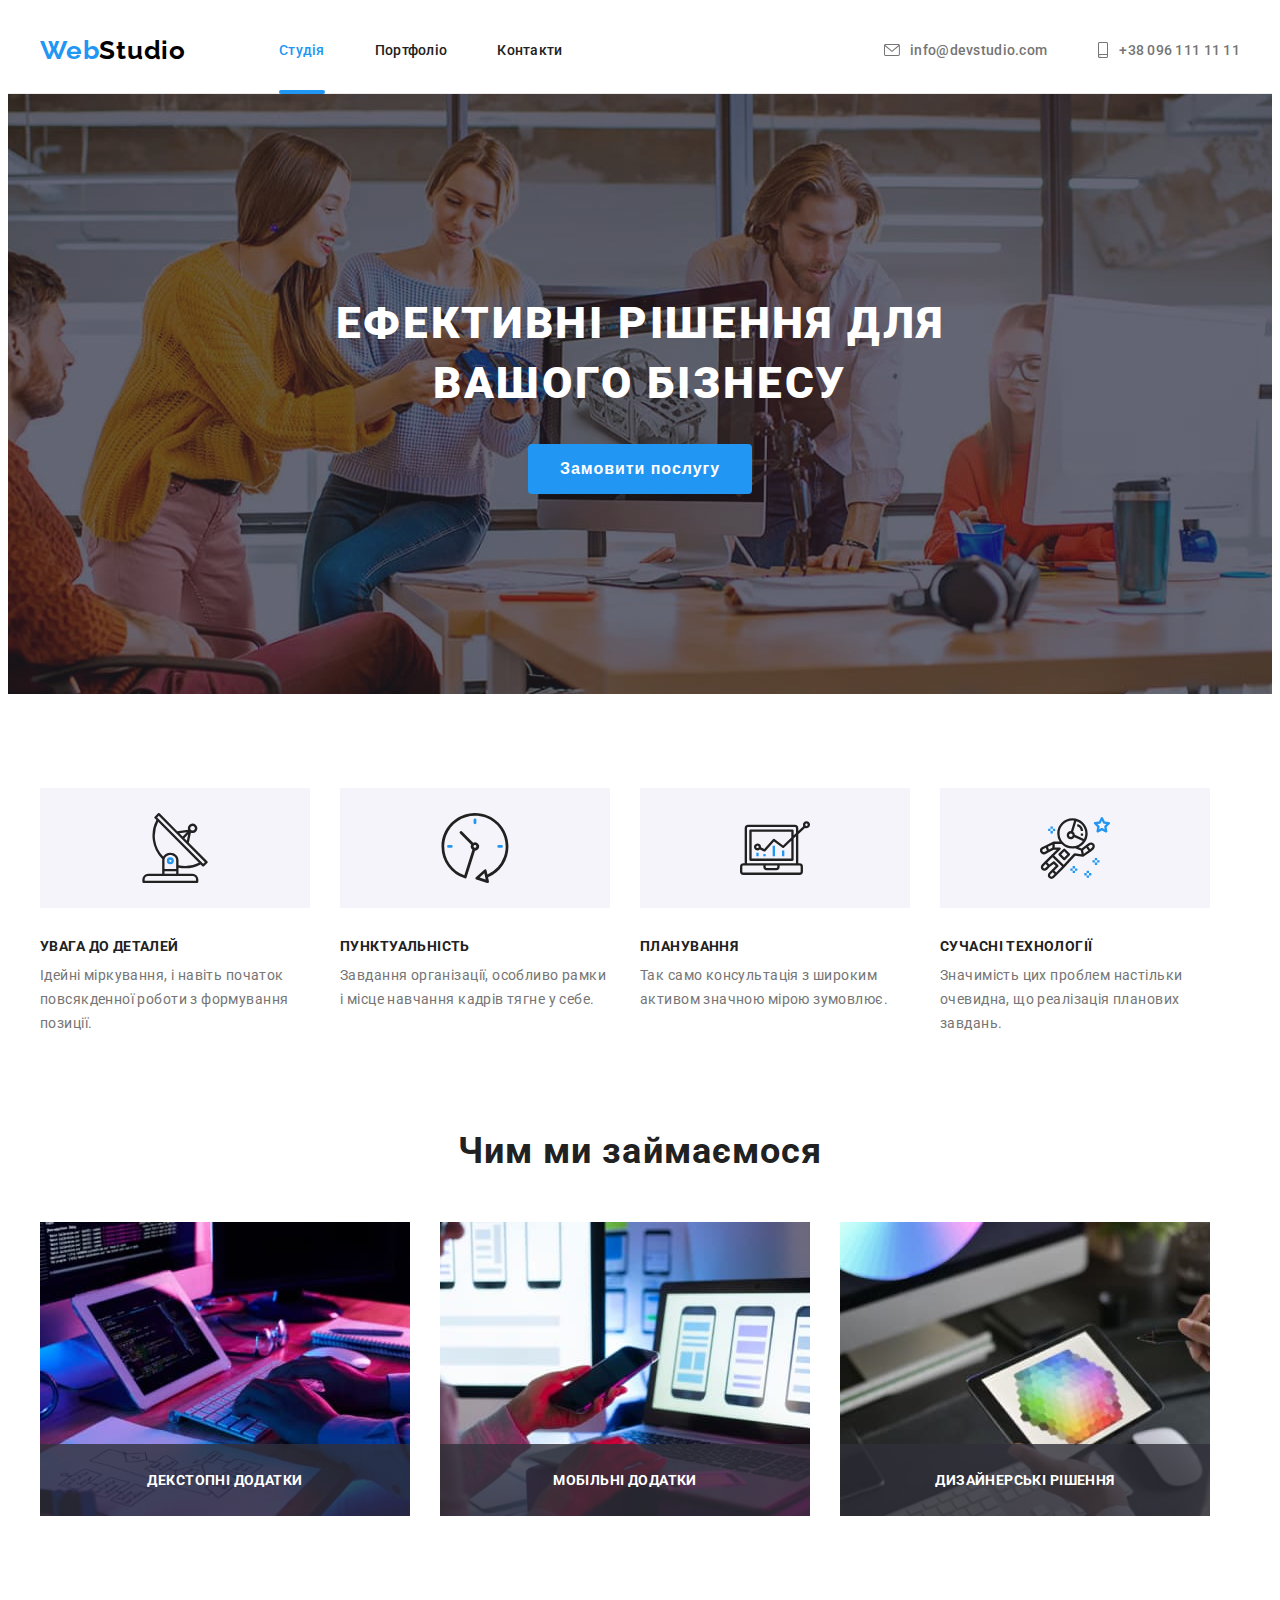
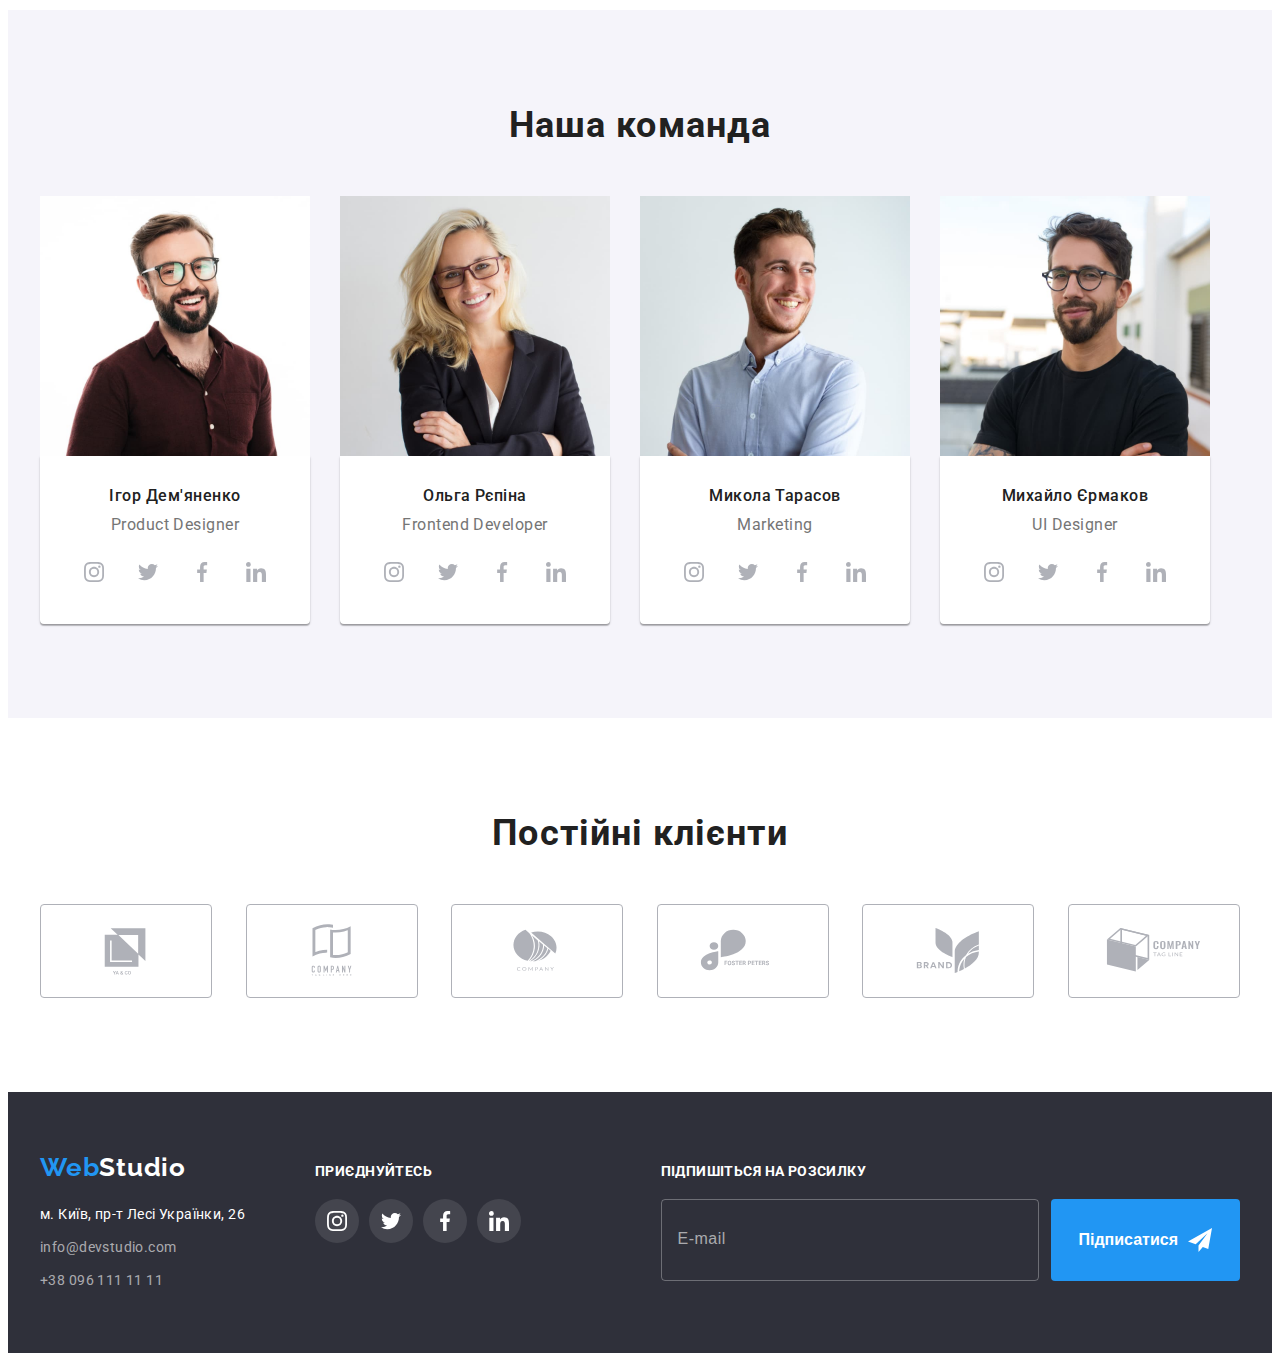
<file: index.html>
<!DOCTYPE html>
<html lang="uk">
  <head>
    <meta charset="UTF-8" />
    <meta http-equiv="X-UA-Compatible" content="IE=edge" />
    <meta name="viewport" content="width=device-width, initial-scale=1.0" />
    <link
      rel="stylesheet"
      href="https://cdnjs.cloudflare.com/ajax/libs/modern-normalize/1.1.0/modern-normalize.min.css"
      integrity="sha512-wpPYUAdjBVSE4KJnH1VR1HeZfpl1ub8YT/NKx4PuQ5NmX2tKuGu6U/JRp5y+Y8XG2tV+wKQpNHVUX03MfMFn9Q=="
      crossorigin="anonymous"
      referrerpolicy="no-referrer"
    />
    <link rel="preconnect" href="https://fonts.googleapis.com" />
    <link rel="preconnect" href="https://fonts.gstatic.com" crossorigin />
    <link
      href="https://fonts.googleapis.com/css2?family=Raleway:wght@700&family=Roboto:wght@400;500;700;900&display=swap"
      rel="stylesheet"
    />
    <link rel="stylesheet" href="./css/styles.css" />
    <title>Студія</title>
  </head>
  <body>
    <header class="page-header">
      <div class="container header-container">
        <a href="./index.html" class="logo"
          ><span class="logo-web">Web</span>Studio</a
        >
        <nav class="navigation">
          <ul class="header-nav">
            <li><a href="./index.html" class="link-nav current underline">Студія</a></li>
            <li><a href="./portfolio.html" class="link-nav">Портфоліо</a></li>
            <li><a href="" class="link-nav">Контакти</a></li>
          </ul>
        </nav>
        <ul class="contacts-nav-flex">
          <li>
            <a href="mailto:info@devstudio.com" class="contacts-nav">
              <svg class="icon-contacts" width="16" height="12">
                <use href="./images/icons(2).svg#icon-envelope-2" width="16" height="12"></use>
              </svg>
              info@devstudio.com</a
            >
          </li>
          <li>
            <a href="tel:+380961111111" class="contacts-nav">
              <svg class="icon-contacts" width="12" height="16">
                <use href="./images/icons(2).svg#icon-smartphone-2"></use>
              </svg>
              +38 096 111 11 11</a
            >
          </li>
        </ul>
      </div>
    </header>
    <main>
      <section class="banner">
        <div class="container container-banner">
          <h1 class="banner-title">Ефективні рішення для вашого бізнесу</h1>
          <button type="button" class="button" data-modal-open>Замовити послугу</button>
        </div>
      </section>
      <section class="section">
        <div class="container">
          <h2 class="visually-hidden">Переваги</h2>
          <ul class="advances">
            <li class="advances-list">
              <div class="advances-style">
                <svg class="advances-icon" width="70" height="70">
                  <use href="./images/icons.svg#icon-antenna"></use>
                </svg>
              </div>
              <h3 class="title title-advances">УВАГА ДО ДЕТАЛЕЙ</h3>
              <p class="content content-advances">
                Ідейні міркування, і навіть початок повсякденної роботи з
                формування позиції.
              </p>
            </li>
            <li class="advances-list">
              <div class="advances-style">
                <svg class="advances-icon" width="70" height="70">
                  <use href="./images/icons.svg#icon-clock"></use>
                </svg>
              </div>
              <h3 class="title title-advances">ПУНКТУАЛЬНІСТЬ</h3>
              <p class="content content-advances">
                Завдання організації, особливо рамки і місце навчання кадрів
                тягне у себе.
              </p>
            </li>
            <li class="advances-list">
              <div class="advances-style">
                <svg class="advances-icon" width="70" height="70">
                  <use href="./images/icons.svg#icon-diagram"></use>
                </svg>
              </div>
              <h3 class="title title-advances">ПЛАНУВАННЯ</h3>
              <p class="content content-advances">
                Так само консультація з широким активом значною мірою зумовлює.
              </p>
            </li>
            <li class="advances-list">
              <div class="advances-style">
                <svg class="advances-icon" width="70" height="70">
                  <use href="./images/icons.svg#icon-astronaut"></use>
                </svg>
              </div>
              <h3 class="title title-advances">СУЧАСНІ ТЕХНОЛОГІЇ</h3>
              <p class="content content-advances">
                Значимість цих проблем настільки очевидна, що реалізація
                планових завдань.
              </p>
            </li>
          </ul>
        </div>
      </section>
      <section class="section section-working">
        <div class="container container-working">
          <h2 class="title title-working">Чим ми займаємося</h2>
          <ul class="working">
              <li class="position-working">
                  <img
                  class="working-img"
                  src="./images/img.jpg"
                  alt="Картинка1"
                  width="370"
                  height="294"
                />
                  <p class="text-working">ДЕКСТОПНІ ДОДАТКИ</p>
              </li>
              <li class="position-working">
                <img
                  class="working-img"
                  src="./images/img(1).jpg"
                  alt="Картинка2"
                  width="370"
                  height="294"
                />
                  <p class="text-working">МОБІЛЬНІ ДОДАТКИ</p>
              </li>
              <li class="position-working">
                <img
                  class="working-img"
                  src="./images/img(2).jpg"
                  alt="Картинка3"
                  width="370"
                  height="294"
                />
                  <p class="text-working">ДИЗАЙНЕРСЬКІ РІШЕННЯ</p>
              </li>
          </ul>
        </div>
      </section>
      <section class="section section-team">
        <div class="container container-team">
          <h2 class="title title-team">Наша команда</h2>
          <ul class="team">
            <li>
              <img
                class="team-picture"
                src="./images/teammate-1.jpg"
                alt="Член команди-1"
                width="270"
                height="260"
              />
              <div class="team-content">
                <h3 class="title title-teammate">Ігор Дем'яненко</h3>
                <p class="content content-post">Product Designer</p>
                <ul class="team-soc-list">
                  <li class="team-soc-item">
                    <a class="team-soc-link" href="#">
                      <svg class="team-soc-icon" width="20" height="20">
                        <use href="./images/icons.svg#icon-instagram"></use>
                      </svg>
                    </a>
                  </li>
                  <li class="team-soc-item">
                    <a class="team-soc-link" href="#">
                      <svg class="team-soc-icon" width="20" height="20">
                        <use href="./images/icons.svg#icon-twitter"></use>
                      </svg>
                    </a>
                  </li>
                  <li class="team-soc-item">
                    <a class="team-soc-link" href="#">
                      <svg class="team-soc-icon" width="20" height="20">
                        <use href="./images/icons.svg#icon-facebook"></use>
                      </svg>
                    </a>
                  </li>
                  <li class="team-soc-item">
                    <a class="team-soc-link" href="#">
                      <svg class="team-soc-icon" width="20" height="20">
                        <use href="./images/icons.svg#icon-linkedin"></use>
                      </svg>
                    </a>
                  </li>
                </ul>
              </div>
            </li>
            <li>
              <img
                class="team-picture"
                src="./images/teammate-2.jpg"
                alt="Член команди-2"
                width="270"
                height="260"
              />
              <div class="team-content">
                <h3 class="title title-teammate">Ольга Рєпіна</h3>
                <p class="content content-post">Frontend Developer</p>
                <ul class="team-soc-list">
                  <li class="team-soc-item">
                    <a class="team-soc-link" href="#">
                      <svg class="team-soc-icon" width="20" height="20">
                        <use href="./images/icons.svg#icon-instagram"></use>
                      </svg>
                    </a>
                  </li>
                  <li class="team-soc-item">
                    <a class="team-soc-link" href="#">
                      <svg class="team-soc-icon" width="20" height="20">
                        <use href="./images/icons.svg#icon-twitter"></use>
                      </svg>
                    </a>
                  </li>
                  <li class="team-soc-item">
                    <a class="team-soc-link" href="#">
                      <svg class="team-soc-icon" width="20" height="20">
                        <use href="./images/icons.svg#icon-facebook"></use>
                      </svg>
                    </a>
                  </li>
                  <li class="team-soc-item">
                    <a class="team-soc-link" href="#">
                      <svg class="team-soc-icon" width="20" height="20">
                        <use href="./images/icons.svg#icon-linkedin"></use>
                      </svg>
                    </a>
                  </li>
                </ul>
              </div>
            </li>
            <li>
              <img
                class="team-picture"
                src="./images/teammate-3.jpg"
                alt="Член команди-3"
                width="270"
                height="260"
              />
              <div class="team-content">
                <h3 class="title title-teammate">Микола Тарасов</h3>
                <p class="content content-post">Marketing</p>
                <ul class="team-soc-list">
                  <li class="team-soc-item">
                    <a class="team-soc-link" href="#">
                      <svg class="team-soc-icon" width="20" height="20">
                        <use href="./images/icons.svg#icon-instagram"></use>
                      </svg>
                    </a>
                  </li>
                  <li class="team-soc-item">
                    <a class="team-soc-link" href="#">
                      <svg class="team-soc-icon" width="20" height="20">
                        <use href="./images/icons.svg#icon-twitter"></use>
                      </svg>
                    </a>
                  </li>
                  <li class="team-soc-item">
                    <a class="team-soc-link" href="#">
                      <svg class="team-soc-icon" width="20" height="20">
                        <use href="./images/icons.svg#icon-facebook"></use>
                      </svg>
                    </a>
                  </li>
                  <li class="team-soc-item">
                    <a class="team-soc-link" href="#">
                      <svg class="team-soc-icon" width="20" height="20">
                        <use href="./images/icons.svg#icon-linkedin"></use>
                      </svg>
                    </a>
                  </li>
                </ul>
              </div>
            </li>
            <li>
              <img
                class="team-picture"
                src="./images/teammate-4.jpg"
                alt="Член команди-4"
                width="270"
                height="260"
              />
              <div class="team-content">
                <h3 class="title title-teammate">Михайло Єрмаков</h3>
                <p class="content content-post">UI Designer</p>
                <ul class="team-soc-list">
                  <li class="team-soc-item">
                    <a class="team-soc-link" href="#">
                      <svg class="team-soc-icon" width="20" height="20">
                        <use href="./images/icons.svg#icon-instagram"></use>
                      </svg>
                    </a>
                  </li>
                  <li class="team-soc-item">
                    <a class="team-soc-link" href="#">
                      <svg class="team-soc-icon" width="20" height="20">
                        <use href="./images/icons.svg#icon-twitter"></use>
                      </svg>
                    </a>
                  </li>
                  <li class="team-soc-item">
                    <a class="team-soc-link" href="#">
                      <svg class="team-soc-icon" width="20" height="20">
                        <use href="./images/icons.svg#icon-facebook"></use>
                      </svg>
                    </a>
                  </li>
                  <li class="team-soc-item">
                    <a class="team-soc-link" href="#">
                      <svg class="team-soc-icon" width="20" height="20">
                        <use href="./images/icons.svg#icon-linkedin"></use>
                      </svg>
                    </a>
                  </li>
                </ul>
              </div>
            </li>
          </ul>
        </div>
      </section>
      <section class="section">
        <div class="container">
          <h4 class="title title-clients">Постійні клієнти</h4>
          <ul class="clients-list">
            <li class="clients-item">
              <a class="clients-link" href="">
                <svg class="clients-icon" width="106" height="60">
                  <use href="./images/icons(2).svg#icon-logo-1-2"></use>
                </svg>
              </a>
            </li>
            <li class="clients-item">
              <a class="clients-link" href="">
                <svg class="clients-icon" width="106" height="60">
                  <use href="./images/icons(2).svg#icon-logo-2-2"></use>
                </svg>
              </a>
            </li>
            <li class="clients-item">
              <a class="clients-link" href="">
                <svg class="clients-icon" width="106" height="60">
                  <use href="./images/icons(2).svg#icon-logo-3-2"></use>
                </svg>
              </a>
            </li>
            <li class="clients-item">
              <a class="clients-link" href="">
                <svg class="clients-icon" width="106" height="60">
                  <use href="./images/icons(2).svg#icon-logo-4-2"></use>
                </svg>
              </a>
            </li>
            <li class="clients-item">
              <a class="clients-link" href="">
                <svg class="clients-icon" width="106" height="60">
                  <use href="./images/icons(2).svg#icon-logo-5-2"></use>
                </svg>
              </a>
            </li>
            <li class="clients-item">
              <a class="clients-link" href="">
                <svg class="clients-icon" width="106" height="60">
                  <use href="./images/icons(2).svg#icon-logo-6-2"></use>
                </svg>
              </a>
            </li>
          </ul>
        </div>
      </section>
    </main>
    <footer class="footer">
      <div class="container container-contacts-footer">
        <div>
          <a href="./index.html" class="logo-footer"
            ><span class="logo-web-footer">Web</span>Studio</a
          >
          <address>
            <ul>
              <li class="footer-list footer-transition">
                <a href="https://goo.gl/maps/j4HgzEJUqqc4Ymoc8" class="address">
                  м. Київ, пр-т Лесі Українки, 26</a
                >
              </li>
              <li class="footer-list footer-transition">
                <a href="mailto:info@devstudio.com" class="contacts-footer"
                  >info@devstudio.com</a
                >
              </li>
              <li class="footer-transition">
                <a href="tel:+380961111111" class="contacts-footer"
                  >+38 096 111 11 11</a
                >
              </li>
            </ul>
          </address>
        </div>
        <div class="container-footer-icon">
          <p class="icons-footer">ПРИЄДНУЙТЕСЬ</p>
          <ul class="footer-soc-list">
            <li class="footer-soc-item">
              <a class="footer-soc-link" href="">
                <svg class="footer-soc-icon" width="20" height="20">
                  <use href="./images/icons.svg#icon-instagram"></use>
                </svg>
              </a>
            </li>
            <li class="footer-soc-item">
              <a class="footer-soc-link" href="">
                <svg class="footer-soc-icon" width="20" height="20">
                  <use href="./images/icons.svg#icon-twitter"></use>
                </svg>
              </a>
            </li>
            <li class="footer-soc-item">
              <a class="footer-soc-link" href="">
                <svg class="footer-soc-icon" width="20" height="20">
                  <use href="./images/icons.svg#icon-facebook"></use>
                </svg>
              </a>
            </li>
            <li class="footer-soc-item">
              <a class="footer-soc-link" href="">
                <svg class="footer-soc-icon" width="20" height="20">
                  <use href="./images/icons.svg#icon-linkedin"></use>
                </svg>
              </a>
            </li>
          </ul>
        </div>
      
       <div class="container-footer-sign">
         <p class="sign-title">ПІДПИШІТЬСЯ НА РОЗСИЛКУ</p>
         <form>
          <div class="sent-form">
            <label>
              <input type="email" name="email" placeholder="E-mail" class="input-footer">
            </label>
          <button class="button-sent" type="submit">Підписатися
            <svg width="24" height="24" class="button-sent-icon">
              <use href="./images/icons.svg#icon-icon-send"></use>
            </svg>
          </button>
          </div>
         </form>
       </div>
      </div>
    </footer>
    <div class="backdrop is-hidden" data-modal>
      <div class="modal">
        <button type="button" class="button-close" data-modal-close>
          <svg class="button-close-icon" width="18" height="18">
            <use href="./images/icons.svg#icon-close"></use>
          </svg>
        </button>
        <p class="modal-title">Залиште свої дані, ми вам передзвонимо</p>
        <form class="modal-form">
          <label class="modal-label">
            <span class="label-title">Ім'я</span>
            <span class="input-wrapper">
              <input type="text" name="user-name" class="modal-input">
           <svg class="modal-icon" width="18" height="18">
             <use href="./images/icons.svg#icon-person-black"></use>
           </svg>
            </span>
          </label>
          <label class="modal-label">
            <span class="label-title">Телефон</span>
            <span class="input-wrapper">
              <input type="tel" name="user-tel" class="modal-input">
           <svg class="modal-icon" width="18" height="18">
             <use href="./images/icons.svg#icon-phone-black"></use>
           </svg>
            </span>
          </label>
          <label class="modal-label">
            <span class="label-title">Пошта</span>
            <span class="input-wrapper">
              <input type="email" name="user-email" class="modal-input">
           <svg class="modal-icon" width="18" height="18">
             <use href="./images/icons.svg#icon-email-black"></use>
           </svg>
            </span>
          </label>
          <label class="modal-label">
            <span class="label-title">Коментар</span>
            <span class="input-wrapper">
              <textarea name="user-text" id="user-text" class="modal-textarea" placeholder="Введіть текст"></textarea>
            </span>
          </label>
          <label for="policy" class="label-checkbox">
            <input type="checkbox" name="agreement" class="chekbox visually-hidden" id="policy">
            <span class="checkbox-icon">
              <svg width="16" height="15">
                <use href="./images/icons.svg#icon-check-icon"></use>
              </svg>
            </span>
            <span class="checkbox-text">Погоджуюся з розсилкою та приймаю</span>
            <a href="#" class="chekbox-link">Умови договору</a>
          </label>
          <button type="submit" class="button-modal">Відправити</button>
        </form>
      </div>
    </div>
    <script src="./js/modal.js">
    </script>
  </body>
</html>
</file>
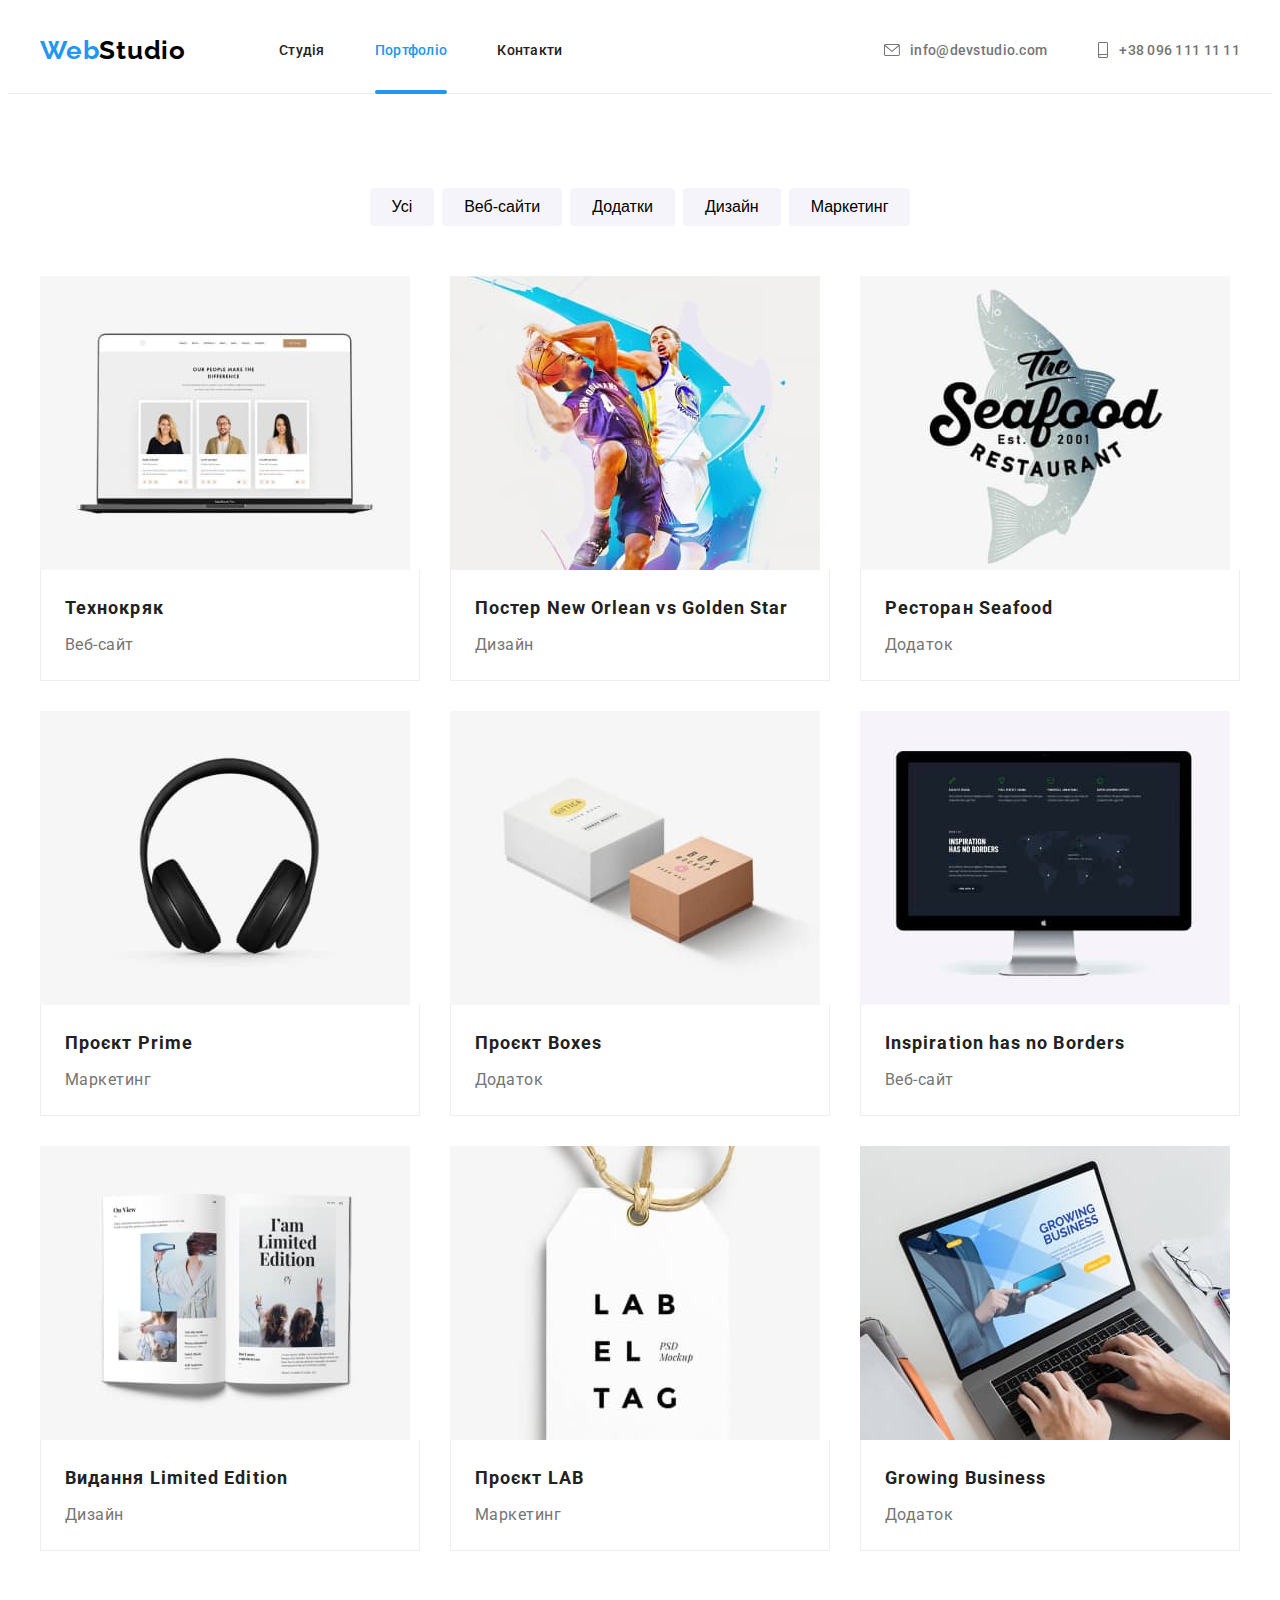
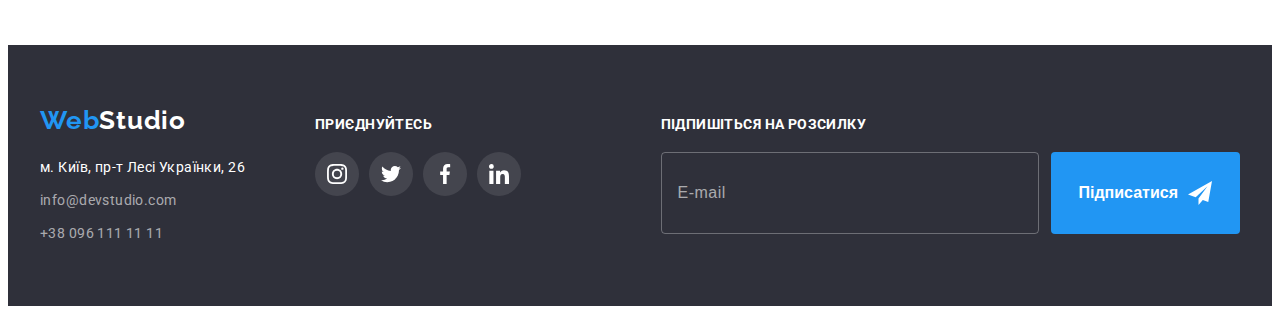
<file: portfolio.html>
<!DOCTYPE html>
<html lang="uk">
  <head>
    <meta charset="UTF-8" />
    <meta http-equiv="X-UA-Compatible" content="IE=edge" />
    <meta name="viewport" content="width=device-width, initial-scale=1.0" />
    <link
      rel="stylesheet"
      href="https://cdnjs.cloudflare.com/ajax/libs/modern-normalize/1.1.0/modern-normalize.min.css"
      integrity="sha512-wpPYUAdjBVSE4KJnH1VR1HeZfpl1ub8YT/NKx4PuQ5NmX2tKuGu6U/JRp5y+Y8XG2tV+wKQpNHVUX03MfMFn9Q=="
      crossorigin="anonymous"
      referrerpolicy="no-referrer"
    />
    <link rel="stylesheet" href="./css/styles.css" />
    <link rel="preconnect" href="https://fonts.googleapis.com" />
    <link rel="preconnect" href="https://fonts.gstatic.com" crossorigin />
    <link
      href="https://fonts.googleapis.com/css2?family=Raleway:wght@700&family=Roboto:wght@400;500;700;900&display=swap"
      rel="stylesheet"
    />
    <title>Портфоліо</title>
  </head>
  <body>
    <header class="page-header">
      <div class="container header-container">
        <a href="./index.html" class="logo"
          ><span class="logo-web">Web</span>Studio</a
        >
        <nav class="navigation">
          <ul class="header-nav">
            <li>
              <a href="./index.html" class="link-nav">Студія</a>
            </li>
            <li>
              <a href="./portfolio.html" class="link-nav current underline">Портфоліо</a>
            </li>
            <li>
              <a href="" class="link-nav">Контакти</a>
            </li>
          </ul>
        </nav>
        <ul class="contacts-nav-flex">
          <li>
            <a href="mailto:info@devstudio.com" class="contacts-nav">
              <svg class="icon-contacts" width="16" height="12">
                <use href="./images/icons(2).svg#icon-envelope-2"></use>
              </svg>
              info@devstudio.com</a
            >
          </li>
          <li>
            <a href="tel:+380961111111" class="contacts-nav">
              <svg class="icon-contacts" width="12" height="16">
                <use href="./images/icons(2).svg#icon-smartphone-2"></use>
              </svg>
              +38 096 111 11 11</a
            >
          </li>
        </ul>
      </div>
    </header>
    <main>
      <section class="section">
        <div class="container">
          <h1 class="visually-hidden">Фільтр</h1>
          <ul class="container-filter">
            <li class="filter-list">
              <button type="button" class="button button-filter">Усі</button>
            </li>
            <li class="filter-list">
              <button type="button" class="button button-filter">
                Веб-сайти
              </button>
            </li>
            <li class="filter-list">
              <button type="button" class="button button-filter">
                Додатки
              </button>
            </li>
            <li class="filter-list">
              <button type="button" class="button button-filter">Дизайн</button>
            </li>
            <li class="filter-list">
              <button type="button" class="button button-filter">
                Маркетинг
              </button>
            </li>
          </ul>
          <ul class="container-projects">
            <li class="projects-list">
              <a href="" class="project-link">
                <div class="projects-top-wrap">
                  <img
                  class="project-picture"
                  src="./images/project-1.jpg"
                  alt="Проект-1"
                  width="370"
                  height="294"
                />
                <p class="projects-top-text">Ресурс пропонує комплексні пропозиції з різним рівнем функціоналу та сервісів. Все це дозволить відвідувачу отримати вичерпні відомості про компанію чи приватну особу.</p>
              </div>
              <div class="projects-item">
                <h2 class="title title-project">Технокряк</h2>
                <p class="content content-view">Веб-сайт</p>
              </div>
              </a>
            </li>
            <li class="projects-list">
              <a href="" class="project-link">
                <div class="projects-top-wrap">
                  <img
                class="project-picture"
                src="./images/project-2.jpg"
                alt="Проект-2"
                width="370"
                height="294"
              />
              <p class="projects-top-text">Ресурс пропонує комплексні пропозиції з різним рівнем функціоналу та сервісів. Все це дозволить відвідувачу отримати вичерпні відомості про компанію чи приватну особу.</p>
                </div>
              <div class="projects-item">
                <h2 class="title title-project">
                  Постер New Orlean vs Golden Star
                </h2>
                <p class="content content-view">Дизайн</p>
              </div>
              </a>
            </li>
            <li class="projects-list">
              <a href="" class="project-link">
                <div class="projects-top-wrap">
                  <img
                class="project-picture"
                src="./images/project-3.jpg"
                alt="Проект-3"
                width="370"
                height="294"
              />
              <p class="projects-top-text">Ресурс пропонує комплексні пропозиції з різним рівнем функціоналу та сервісів. Все це дозволить відвідувачу отримати вичерпні відомості про компанію чи приватну особу.</p>
                </div>
              <div class="projects-item">
                <h2 class="title title-project">Ресторан Seafood</h2>
                <p class="content content-view">Додаток</p>
              </div>
              </a>
            </li>
            <li class="projects-list">
              <a href="" class="project-link">
                <div class="projects-top-wrap">
                  <img
                  class="project-picture"
                  src="./images/project-4.jpg"
                  alt="Проект-4"
                  width="370"
                  height="294"
                />
                <p class="projects-top-text">Ресурс пропонує комплексні пропозиції з різним рівнем функціоналу та сервісів. Все це дозволить відвідувачу отримати вичерпні відомості про компанію чи приватну особу.</p>
              </div>
              <div class="projects-item">
                <h2 class="title title-project">Проєкт Prime</h2>
                <p class="content content-view">Маркетинг</p>
              </div>
              </a>
            </li>
            <li class="projects-list">
              <a href="" class="project-link">
                <div class="projects-top-wrap">
                  <img
                  class="project-picture"
                  src="./images/project-5.jpg"
                  alt="Проект-5"
                  width="370"
                  height="294"
                />
                <p class="projects-top-text">Ресурс пропонує комплексні пропозиції з різним рівнем функціоналу та сервісів. Все це дозволить відвідувачу отримати вичерпні відомості про компанію чи приватну особу.</p>
              </div>
              <div class="projects-item">
                <h2 class="title title-project">Проєкт Boxes</h2>
                <p class="content content-view">Додаток</p>
              </div>
              </a>
            </li>
            <li class="projects-list">
              <a href="" class="project-link">
                <div class="projects-top-wrap">
                  <img
                  class="project-picture"
                  src="./images/project-6.jpg"
                  alt="Проект-6"
                  width="370"
                  height="294"
                />
                <p class="projects-top-text">Ресурс пропонує комплексні пропозиції з різним рівнем функціоналу та сервісів. Все це дозволить відвідувачу отримати вичерпні відомості про компанію чи приватну особу.</p>
              </div>
              <div class="projects-item">
                <h2 class="title title-project">Inspiration has no Borders</h2>
                <p class="content content-view">Веб-сайт</p>
              </div>
              </a>
            </li>
            <li class="projects-list">
              <a href="" class="project-link">
                <div class="projects-top-wrap">
                  <img
                  class="project-picture"
                  src="./images/project-7.jpg"
                  alt="Проект-7"
                  width="370"
                  height="294"
                />
                <p class="projects-top-text">Ресурс пропонує комплексні пропозиції з різним рівнем функціоналу та сервісів. Все це дозволить відвідувачу отримати вичерпні відомості про компанію чи приватну особу.</p>
              </div>
              <div class="projects-item">
                <h2 class="title title-project">Видання Limited Edition</h2>
                <p class="content content-view">Дизайн</p>
              </div>
              </a>
            </li>
            <li class="projects-list">
              <a href="" class="project-link">
                <div class="projects-top-wrap">
                  <img
                  class="project-picture"
                  src="./images/project-8.jpg"
                  alt="Проект-8"
                  width="370"
                  height="294"
                />
                <p class="projects-top-text">Ресурс пропонує комплексні пропозиції з різним рівнем функціоналу та сервісів. Все це дозволить відвідувачу отримати вичерпні відомості про компанію чи приватну особу.</p>
              </div>
              <div class="projects-item">
                <h2 class="title title-project">Проєкт LAB</h2>
                <p class="content content-view">Маркетинг</p>
              </div>
              </a>
            </li>
            <li class="projects-list">
              <a href="" class="project-link">
                <div class="projects-top-wrap">
                  <img
                  class="project-picture"
                  src="./images/project-9.jpg"
                  alt="Проект-9"
                  width="370"
                  height="294"
                />
                <p class="projects-top-text">Ресурс пропонує комплексні пропозиції з різним рівнем функціоналу та сервісів. Все це дозволить відвідувачу отримати вичерпні відомості про компанію чи приватну особу.</p>
              </div>
              <div class="projects-item">
                <h2 class="title title-project">Growing Business</h2>
                <p class="content content-view">Додаток</p>
              </div>
              </a>
            </li>
          </ul>
        </div>
      </section>
    </main>
    <footer class="footer">
      <div class="container container-contacts-footer">
        <div>
          <a href="./index.html" class="logo-footer"
            ><span class="logo-web-footer">Web</span>Studio</a
          >
          <address>
            <ul>
              <li class="footer-list">
                <a href="https://goo.gl/maps/j4HgzEJUqqc4Ymoc8" class="address">
                  м. Київ, пр-т Лесі Українки, 26</a
                >
              </li>
              <li class="footer-list">
                <a href="mailto:info@devstudio.com" class="contacts-footer"
                  >info@devstudio.com</a
                >
              </li>
              <li>
                <a href="tel:+380961111111" class="contacts-footer"
                  >+38 096 111 11 11</a
                >
              </li>
            </ul>
          </address>
        </div>
        <div class="container-footer-icon">
          <span class="icons-footer">ПРИЄДНУЙТЕСЬ</span>
          <ul class="footer-soc-list">
            <li class="footer-soc-item">
              <a class="footer-soc-link" href="">
                <svg class="footer-soc-icon" width="20" height="20">
                  <use href="./images/icons.svg#icon-instagram"></use>
                </svg>
              </a>
            </li>
            <li class="footer-soc-item">
              <a class="footer-soc-link" href="">
                <svg class="footer-soc-icon" width="20" height="20">
                  <use href="./images/icons.svg#icon-twitter"></use>
                </svg>
              </a>
            </li>
            <li class="footer-soc-item">
              <a class="footer-soc-link" href="">
                <svg class="footer-soc-icon" width="20" height="20">
                  <use href="./images/icons.svg#icon-facebook"></use>
                </svg>
              </a>
            </li>
            <li class="footer-soc-item">
              <a class="footer-soc-link" href="">
                <svg class="footer-soc-icon" width="20" height="20">
                  <use href="./images/icons.svg#icon-linkedin"></use>
                </svg>
              </a>
            </li>
          </ul>
        </div>
        <div class="container-footer-sign">
          <p class="sign-title">ПІДПИШІТЬСЯ НА РОЗСИЛКУ</p>
          <form>
           <div class="sent-form">
             <label>
               <input type="email" name="email" placeholder="E-mail" class="input-footer">
             </label>
           <button class="button-sent" type="submit">Підписатися
             <svg width="24" height="24" class="button-sent-icon">
               <use href="./images/icons.svg#icon-icon-send"></use>
             </svg>
           </button>
           </div>
         </form>
        </div>
      </div>
    </footer>
  </body>
</html>
</file>
<file: css/styles.css>
h1,
h2,
h3,
h4,
h5,
h6,
p{
    margin: 0;
}

body{
    background-color: #FFFFFF;
    font-family: 'Roboto', sans-serif;
    color: #757575;
    font-size: 14px;
    letter-spacing: 0.03em;
}
footer{
    background-color: #2F303A;
    display: flex;
}
ul{
    list-style: none;
    padding: 0;
    margin: 0;
}

/* Header */
.header-nav{
    display: flex;
    gap: 50px;
}
.page-header{
    border-bottom: 1px solid #ECECEC;
    padding-top: 24px;
    padding-bottom: 25px;
}
.contacts-nav-flex{
    display: flex;
    gap: 50px;
    text-align: center;
}
.header-container{
    display: flex;
    align-items: center;
}
.logo{
    color: black;
    font-family: 'Raleway', sans-serif;
    text-decoration: none;
    font-weight: 700;
    font-size: 26px;
    line-height: 1.1923;
    letter-spacing: 0.03em;
    margin-right: 93px;
}
.logo-web{
    color: #2196F3;
    font-family: 'Raleway', sans-serif;
    text-decoration: none;
    font-weight: 700;
    font-size: 26px;
    line-height: 1.1923;
    letter-spacing: 0.03em;
}
.navigation{
    margin-right: auto;
}
.link-nav{
    position: relative;
    color: #212121;
    text-decoration: none;
    font-weight: 500;
    font-size: 14px;
    line-height: 1.1428;
    letter-spacing: 0.02em;
    padding-top: 10px;
    padding-bottom: 36px;
    transition: cubic-bezier(0.4, 0, 0.2, 1) 250ms;
}
.link-nav:hover, 
.link-nav:focus{
    color: #2196F3;
}
.contacts-nav{
    color: #757575;
    text-decoration: none;
    font-weight: 500;
    font-size: 14px;
    line-height: 1.1428;
    letter-spacing: 0.02em;
    padding-top: 10px;
    padding-bottom: 10px;
    display: flex;
    align-items: center;
    transition: cubic-bezier(0.4, 0, 0.2, 1) 250ms;
}
.contacts-nav:hover, 
.contacts-nav:focus{
    color: #2196F3;
}
.icon-contacts{
    fill: #757575;
    margin-right: 10px;
}
.contacts-nav:hover .icon-contacts{
    fill: #2196F3;
} 
.contacts-nav:focus .icon-contacts{
    fill: #2196F3;
} 
/* Main index */
.banner{
    background-color: #2F303A;
    background-image: linear-gradient(to right, 
    rgba(47, 48, 58, 0.4), 
    rgba(47, 48, 58, 0.4)), 
    url(../images/Img\ \(16\)\ \(1\).jpg) ;
    background-size: cover;
    background-repeat: no-repeat;
    background-position: center;
    padding-top: 200px;
    padding-bottom: 200px;
    margin-left: auto;
    margin-right: auto;
    text-align: center;
    max-width: 1600px;
}
.banner-title{
    color: #FFFFFF;
    text-align: center;
    font-weight: 900;
    font-size: 44px;
    line-height: 1.3636;
    letter-spacing: 0.06em;
    text-transform: uppercase;
    width: 696px;
    margin: 0 auto;
}
.title{
    color: #212121;
}
.content{
    color: #757575;
}
.logo-footer{
    color: #FFFFFF;
    font-family: 'Raleway', sans-serif;
    text-decoration: none;
    font-weight: 700;
    font-size: 26px;
    line-height: 1.1923;
    letter-spacing: 0.03em;
    margin-bottom: 20px;
    display: block;
}
.logo-web-footer{
    color: #2196F3;
    font-family: 'Raleway', sans-serif;
    text-decoration: none;
    font-weight: 700;
    font-size: 26px;
    line-height: 1.1923;
    letter-spacing: 0.03em;
}
.footer-list{
    margin-bottom: 9px;
}
.address{
    color: #FFFFFF;
    text-decoration: none;
    font-weight: 400;
    font-size: 14px;
    line-height: 1.7142;
    letter-spacing: 0.03em;
    font-style: normal;
}
.address:focus,
.address:hover{
    color: #2196F3; 
}
.contacts-footer{
    color: rgba(255, 255, 255, 0.6);
    text-decoration: none;
    font-weight: 400;
    font-size: 14px;
    line-height: 1.7142;
    letter-spacing: 0.03em;
    font-style: normal;
}
.contacts-footer:hover,
.contacts-footer:focus{
    color: #2196F3;
}
.footer{
    padding-top: 60px;
    padding-bottom: 60px;
}
.button{
    cursor: pointer;
}
.banner button{
    display: block;
    background: #2196F3;
    font-weight: 700;
    font-size: 16px;
    line-height: 1.87;
    color: #FFFFFF;
    margin: 0 auto;
    margin-top: 30px;
    border-radius: 4px;
    border: 0;
    padding: 10px 32px ;
    letter-spacing: 0.06em;
}
.advances{
    display: flex;
    gap: 30px;
}
.title-advances{  
    font-weight: 700;
    font-size: 14px;
    line-height: 1.1428;
    letter-spacing: 0.03em;
    text-transform: uppercase;
    margin-bottom: 10px;
}
.content-advances {
    font-weight: 400;
    font-size: 14px;
    line-height: 1.7142;
    letter-spacing: 0.03em;
}
.advances-list{
    width: 270px;
}
.advances-style{
    background-color: #F5F4FA;
    width: 270px;
    height: 120px;
    margin-bottom: 30px;
    display: flex;
    align-items: center;
    justify-content: center;
}
.title-working{
    font-weight: 700;
    font-size: 36px;
    line-height: 1.1666;
    text-align: center;
    letter-spacing: 0.03em;
    margin-bottom: 50px;
}
.working-img{
    display: block;
    max-width: 100%;
    height: auto;
}
.working{
    display: flex;
    gap: 30px;
}
.position-working{
    position: relative;
}
.text-working{
    position: absolute;
    bottom: 0;
    left: 0;
    color: #FFFFFF;
    font-style: normal;
    font-weight: 700;
    font-size: 14px;
    line-height: 16px;
    text-align: center;
    letter-spacing: 0.03em;
    text-transform: uppercase;
    background: rgba(47, 48, 58, 0.8);
    display: flex;
    align-items: center; 
    justify-content: center;
    width: 100%;
    height: 72px;
}
.team{
    display: flex;
    gap: 30px;
}
.title-team{
    font-weight: 700;
    font-size: 36px;
    line-height: 1.1666;
    text-align: center;
    letter-spacing: 0.03em;
    margin-bottom: 50px;
}
.title-teammate{
    font-weight: 500;
    font-size: 16px;
    line-height: 1.1875;
    letter-spacing: 0.03em;
    margin-bottom: 10px;
}
.container-team{
    text-align: center;
      
}
.section-team{
    background-color:#F5F4FA ;
}
.team-content{
    background: #FFFFFF;
    box-shadow: 0px 1px 3px rgba(0, 0, 0, 0.12), 0px 1px 1px rgba(0, 0, 0, 0.14), 0px 2px 1px rgba(0, 0, 0, 0.2);
    border-radius: 0px 0px 4px 4px;
    padding-top: 30px;
    padding-bottom: 30px;
    display: block;
    max-width: 100%;
    height: auto;
}
.team-picture{
    display: block;
    max-width: 100%;
    height: auto;
}
.team-soc-list{
    display: flex;
    justify-content: center;
    gap: 10px;
}
.team-soc-item{
    width: 44px;
    height: 44px;
}
.team-soc-link{
    width: 100%;
    height: 100%;
    background-color: #FFFFFF;
    border-radius: 50%;
    display: flex;
    align-items: center;
    justify-content: center;
    transition: cubic-bezier(0.4, 0, 0.2, 1) 250ms;
}
.team-soc-link:hover,
.team-soc-link:focus{
    background-color: #2196F3;
}
.team-soc-icon{
    fill: #AFB1B8;
}
.team-soc-link:hover .team-soc-icon {
    fill: #FFFFFF;
}
.team-soc-link:focus .team-soc-icon{
    fill: #FFFFFF;
}
.content-post{
    font-weight: 400;
    font-size: 16px;
    line-height: 1.1875;
    letter-spacing: 0.03em;
    margin-bottom: 16px;
}
.button-filter{
    background: #F5F4FA;
    font-weight: 500;
    font-size: 16px;
    line-height: 1.625;
    border-radius: 4px;
    padding-top: 6px;
    padding-bottom: 6px;
    padding-left: 22px;
    padding-right: 22px;
    border: none;
    transition: cubic-bezier(0.4, 0, 0.2, 1) 250ms;
}
.button-filter:focus,
.button-filter:hover{
    background: #2196F3;
    color: #FFFFFF;
    box-shadow: 0px 3px 1px rgba(0, 0, 0, 0.1), 0px 1px 2px rgba(0, 0, 0, 0.08), 0px 2px 2px rgba(0, 0, 0, 0.12);
}
.title-project{
    font-weight: 700;
    font-size: 18px;
    line-height: 2;
    letter-spacing: 0.06em;
    margin-bottom: 4px;
}
.project-link{
    display: block;
    text-decoration: none;
    transition: cubic-bezier(0.4, 0, 0.2, 1) 250ms;
}
.project-link:hover,
.project-link:focus{
    box-shadow: 0px 1px 1px rgba(0, 0, 0, 0.12), 0px 4px 4px rgba(0, 0, 0, 0.06), 1px 4px 6px rgba(0, 0, 0, 0.16);
}
.project-link:hover .projects-top-text{
    transform: translateY(0);
}
.project-picture{
    display: block;
    max-width: 100%;
    height: auto;
}
.projects-top-text{
    position: absolute;
    top: 0;
    background-color: rgba(33, 150, 243, 0.9);
    color: #FFFFFF;
    font-style: normal;
    font-weight: 400; 
    font-size: 18px;
    line-height: 28px;
    letter-spacing: 0.03em;
    padding: 63px 24px;
    height: 100%;
    transform: translateY(100%);
    transition: cubic-bezier(0.4, 0, 0.2, 1) 250ms;
}
.projects-top-wrap{
    position: relative;
    overflow: hidden;
}
.projects-list{
    flex-basis: calc((100% - 60px) / 3);
    
}
.current{
    color: #2196F3;
}
.section{
    padding-top: 94px;
    padding-bottom: 94px;
}
.section-working{
    padding-top: 0;
}
.container-filter{
    display: flex;
    justify-content: center;
    gap: 8px;
    margin-bottom: 50px;
}
.title-clients{
    font-weight: 700;
    font-size: 36px;
    line-height: 1.1666;
    text-align: center;
    letter-spacing: 0.03em;
    margin-bottom: 50px;   
}
.clients-list{
    display: flex;
    gap: 30px;
    justify-content: space-between;
    padding: 0;
}
.clients-item{
    width: 170px;
    height: 92px;
    border: 1px solid #AFB1B8;
    border-radius: 4px;
    transition: cubic-bezier(0.4, 0, 0.2, 1) 250ms;
}
.clients-item:hover,
.clients-item:focus{
    border-color: #2196F3;
}
.clients-item:hover .clients-icon{
    fill: #2196F3;
}
.clients-item:focus .clients-icon{
    fill: #2196F3;
}
.clients-link{
    width: 100%;
    height: 100%;
    display: flex;
    align-items: center;
    justify-content: center;
}
.clients-icon{
    fill: #AFB1B8;
    transition: cubic-bezier(0.4, 0, 0.2, 1) 250ms;
}
.projects-item{
    border-bottom: 1px solid #EEEEEE;
    border-left: 1px solid #EEEEEE;
    border-right: 1px solid #EEEEEE;
    padding-left: 24px;
    padding-right: 24px;
    padding-top: 20px;
    padding-bottom: 20px;
}
.container-projects{
    display: flex;
    flex-wrap: wrap;
    gap: 30px;
}
.container{
    width: 1200px;
    padding-left: 15px;
    padding-right: 15px;
    margin: 0 auto;
}
.content-view{
    font-weight: 400;
    font-size: 16px;
    line-height: 1.875;
    letter-spacing: 0.03em;
}
.container-contacts-footer{
    width: 1200px;
    padding-left: 15px;
    padding-right: 15px;
    margin: 0 auto; 
    display: flex; 
    align-items: baseline;
}
.icons-footer{
    font-weight: 700;
    font-size: 14px;
    line-height: 16px;
    letter-spacing: 0.03em;
    text-transform: uppercase;
    color: #FFFFFF;
    margin-bottom: 20px;
    display: block;
}
.footer-soc-item{
    width: 44px;
    height: 44px;
}
.footer-soc-list{
    display: flex;
    gap: 10px;
}
.footer-soc-icon{
    fill: #FFFFFF;
}
.footer-soc-link{
    width: 100%;
    height: 100%;
    background-color: rgba(255, 255, 255, 0.1);;
    border-radius: 50%;
    display: flex;
    align-items: center;
    justify-content: center;
    transition: cubic-bezier(0.4, 0, 0.2, 1) 250ms;
}
.footer-soc-link:hover,
.footer-soc-link:focus{
    background-color: #2196F3; 
}
.footer-transition{
    transition: cubic-bezier(0.4, 0, 0.2, 1) 250ms;
}
.container-footer-icon{
    margin-left: 70px;
}
.sign-title{
    font-weight: 700;
    font-size: 14px;
    line-height: 16px;
    letter-spacing: 0.03em;
    text-transform: uppercase;
    color: #FFFFFF;
    margin-bottom: 20px;
    display: block;
}
.sent-form{
    display: flex;
}
.input-footer{
    width: 358px;
    height: 50px;
    background: transparent;
    border: 1px solid rgba(255, 255, 255, 0.3);
    border-radius: 4px;
    padding-left: 16px;
    padding-top: 15px;
    padding-bottom: 15px;
    color: #FFFFFF;
}
.input-footer:focus{
    border-color: #2196F3;
}
.input-footer::placeholder{
    font-weight: 400;
    font-size: 16px;
    line-height: 20px;
    letter-spacing: 0.03em;
    color: rgba(255, 255, 255, 0.6);
}
.button-sent{
    background-color: #2196F3;
    display: inline-flex;
    border-radius: 4px;
    align-items: center;
    justify-content: center;
    color: #FFFFFF;
    font-weight: 700;
    font-size: 16px;
    line-height: 30px;
    letter-spacing: 0,03em;
    padding: 10px 28px;
    border: none;
    margin-left: 12px;
}
.button-sent-icon{
    fill: #FFFFFF;
    margin-left: 10px;

}
.container-footer-sign{
    margin-left: auto;
}
.visually-hidden {
    position: absolute;
    width: 1px;
    height: 1px;
    margin: -1px;
    border: 0;
    padding: 0;
    
    white-space: nowrap;
    clip-path: inset(100%);
    clip: rect(0 0 0 0);
    overflow: hidden;
  }
  .backdrop{
    position: fixed;
    top: 0;
    left: 0;
    width: 100%;
    height: 100%;
    background-color: rgba(0, 0, 0, 0.2);
    transition: opacity 400ms linear, visibility 400ms linear;
  }
  .modal{
    width: 528px;
    height: 581px;
    background-color: #FFFFFF;
    padding: 40px;
    position: absolute;
    top: 50%;
    left: 50%;
    transform: translate(-50%, -50%);
    border-radius: 4px;
  }
  .modal-title{
    font-style: normal;
    font-weight: 700;
    font-size: 20px;
    line-height: 23px;
    text-align: center;
    letter-spacing: 0.03em;
    color: #212121;
    margin-bottom: 12px;
  }
  .modal-form{
    display: flex;
    flex-direction: column;
    align-items: center;
  }
  .modal-input{
    width: 100%;
    height: 40px;
    border: 1px solid rgba(33, 33, 33, 0.2);
    border-radius: 4px;
    padding-left: 42px;
    outline: transparent;
    transition: cubic-bezier(0.4, 0, 0.2, 1) 250ms;
    margin-bottom: 10px;
  }
  .modal-input:focus{
    border-color: #2196F3;
  }
  .modal-input:focus + .modal-icon{
    fill: #2196F3;
  }
  .input-wrapper{
    position: relative;
  }
  .modal-icon{
    position: absolute;
    left: 12px;
    top: 50%;
    transform: translateY(-50%);
    transition: cubic-bezier(0.4, 0, 0.2, 1) 250ms;
  }
  .modal-label{
    width: 100%;
  }
  .label-title{
    margin-bottom: 4px;
    display: block;
    font-weight: 400;
    font-size: 12px;
    line-height: 14px;
    letter-spacing: 0.01em;
    color: #757575;
  }
  .button-modal{
    width: 200px;
    height: 50px;
    color: #FFFFFF;
    background-color: #2196F3;
    box-shadow: 0px 4px 4px rgba(0, 0, 0, 0.15);
    border-radius: 4px;
    border: none;
    text-align: center;
    font-style: normal;
    font-weight: 700;
    font-size: 16px;
    line-height: 30px;
    letter-spacing: 0,06em;
  }
  .modal-textarea{
    width: 100%;
    height: 120px;
    border: 1px solid rgba(33, 33, 33, 0.2);
    border-radius: 4px;
    resize: none;
    outline: transparent;
    transition: cubic-bezier(0.4, 0, 0.2, 1) 250ms;
    font-weight: 400;
    font-size: 12px;
    line-height: 14px;
    letter-spacing: 0.01em;
    padding: 12px 16px;
    display: block;
  }
  .modal-textarea:focus{
    border-color: #2196F3;
  }
  
  .chekbox {
    position: absolute;
    width: 1px;
    height: 1px;
    margin: -1px;
    border: 0;
    padding: 0;
    flex-shrink: 0;
    clip: rect(0 0 0 0);
    overflow: hidden;
    border-radius: 2px;
  }
  .chekbox-link{
    color: #2196F3;
  }
  
  .checkbox-icon {
    display: inline-flex;
    align-items: center;
    justify-content: center;
    width: 16px;
    height: 15px;
    margin-left: 10px;
    margin-right: 10px;
    border: 2px solid #000;
  }
  
  .check-icon {
    display: block;
    align-items: center;
    justify-content: center;
    opacity: 0;
  }
  
  .chekbox:checked + .checkbox-icon {
    background-color: #2196F3;
    border: 1px solid #2196F3;
  }
  
  .chekbox:checked + .checkbox-icon .check-icon {
    opacity: 1;
    fill: #fff;
  }
  
  .chekbox{
    display: flex;
    align-items: center;
    margin-bottom: 30px;
  }
  .label-checkbox{
    margin-top: 20px;
    margin-bottom: 30px;
  }
  .button-close-icon{
    display: flex;
    text-align: center;
    justify-content: center;
    width: 100%;
    height: 100%;
  }
  .button-close:focus .button-close-icon{
    fill: #2196F3;
  }
  .button-close:hover .button-close-icon{
    fill: #2196F3;
  }
  .button-close .button-close-icon{
    transition: cubic-bezier(0.4, 0, 0.2, 1) 250ms;
  }
  .button-close{
    position: absolute;
    right: 8px;
    top: 8px;
    width: 30px;
    height: 30px;
    border-radius: 50%;
    background: #FFFFFF;
    border: 1px solid rgba(0, 0, 0, 0.1);
    cursor: pointer;
  }
  .is-hidden{
    opacity: 0;
    visibility: hidden;
    pointer-events: none;
  }
  .address a{
    transition: cubic-bezier(0.4, 0, 0.2, 1) 250ms;
  }
  .underline::after{
    position: absolute;
    content: '';
    bottom: 0;
    left: 0;
    content: '';
    display: block;
    width: 100%;
    height: 4px;
    background: #2196f3;
    border-radius: 2px;
}
</file>
